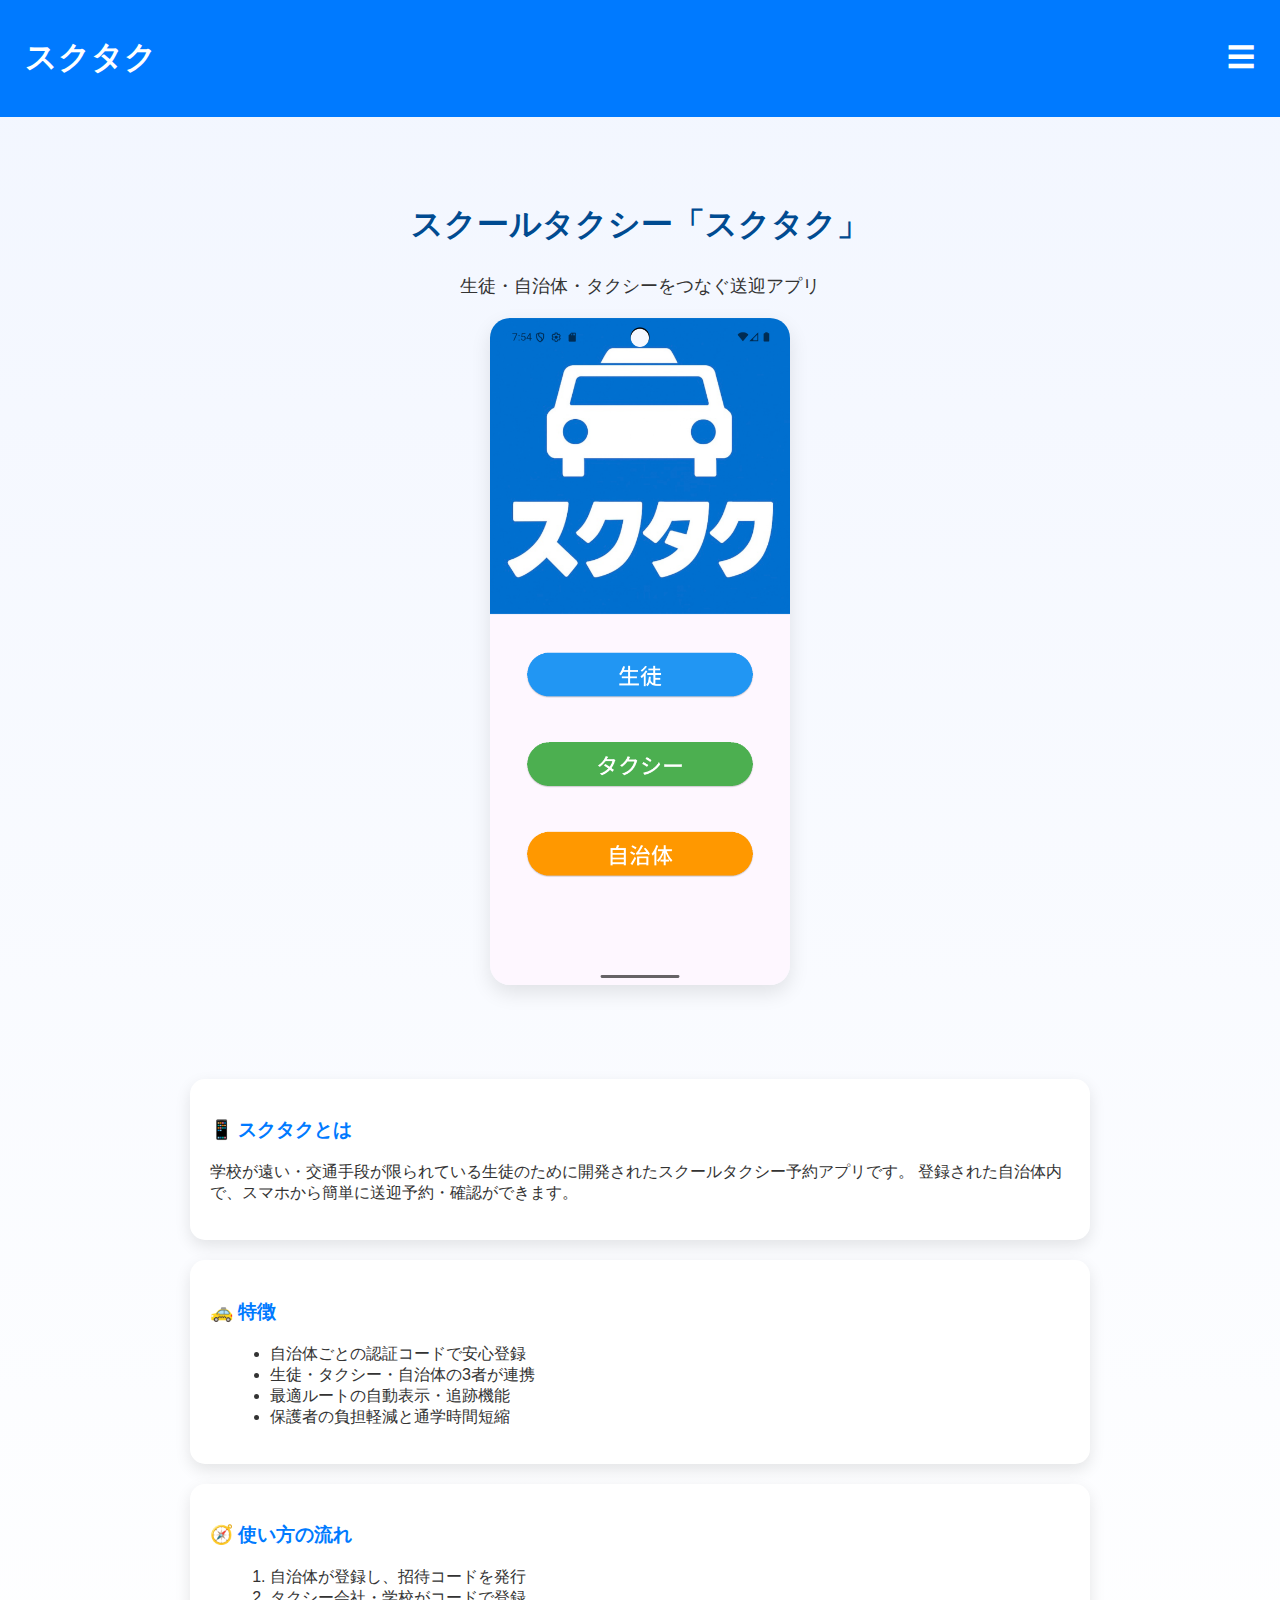
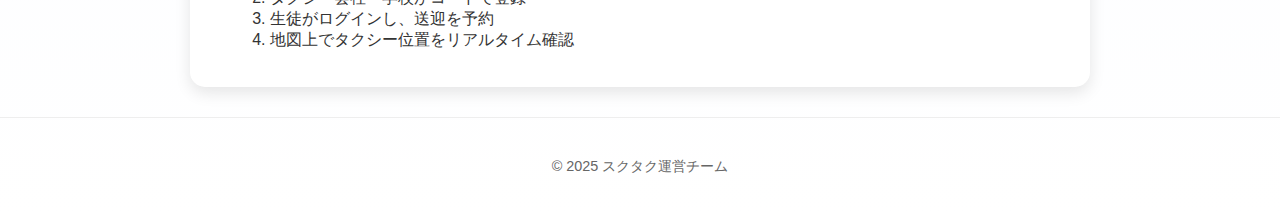
<file: index.html>
<!DOCTYPE html>
<html lang="ja">
<head>
  <meta charset="UTF-8" />
  <meta name="viewport" content="width=device-width, initial-scale=1.0" />
  <title>スクタク公式サイト</title>
  <link rel="stylesheet" href="style.css" />
</head>
<body>
  <header>
    <h1>スクタク</h1>
    <div id="menu-btn" class="menu-btn">☰</div>
    <nav id="menu" class="menu">
      <a href="admin.html">運営会社管理画面</a>
      <a href="web.html">Web版のご案内</a>
      <a href="member.html">チームメンバー</a>
    </nav>
  </header>

  <section class="hero">
    <h2>スクールタクシー「スクタク」</h2>
    <p>生徒・自治体・タクシーをつなぐ送迎アプリ</p>
    <img src="images/app-preview.png" alt="スクタクアプリ初期画面" class="app-preview" />
  </section>

  <section class="info">
    <div class="card">
      <h3>📱 スクタクとは</h3>
      <p>
        学校が遠い・交通手段が限られている生徒のために開発されたスクールタクシー予約アプリです。
        登録された自治体内で、スマホから簡単に送迎予約・確認ができます。
      </p>
    </div>

    <div class="card">
      <h3>🚕 特徴</h3>
      <ul>
        <li>自治体ごとの認証コードで安心登録</li>
        <li>生徒・タクシー・自治体の3者が連携</li>
        <li>最適ルートの自動表示・追跡機能</li>
        <li>保護者の負担軽減と通学時間短縮</li>
      </ul>
    </div>

    <div class="card">
      <h3>🧭 使い方の流れ</h3>
      <ol>
        <li>自治体が登録し、招待コードを発行</li>
        <li>タクシー会社・学校がコードで登録</li>
        <li>生徒がログインし、送迎を予約</li>
        <li>地図上でタクシー位置をリアルタイム確認</li>
      </ol>
    </div>
  </section>

  <footer>
    <p>© 2025 スクタク運営チーム</p>
  </footer>

  <script src="script.js"></script>
</body>
</html>
</file>
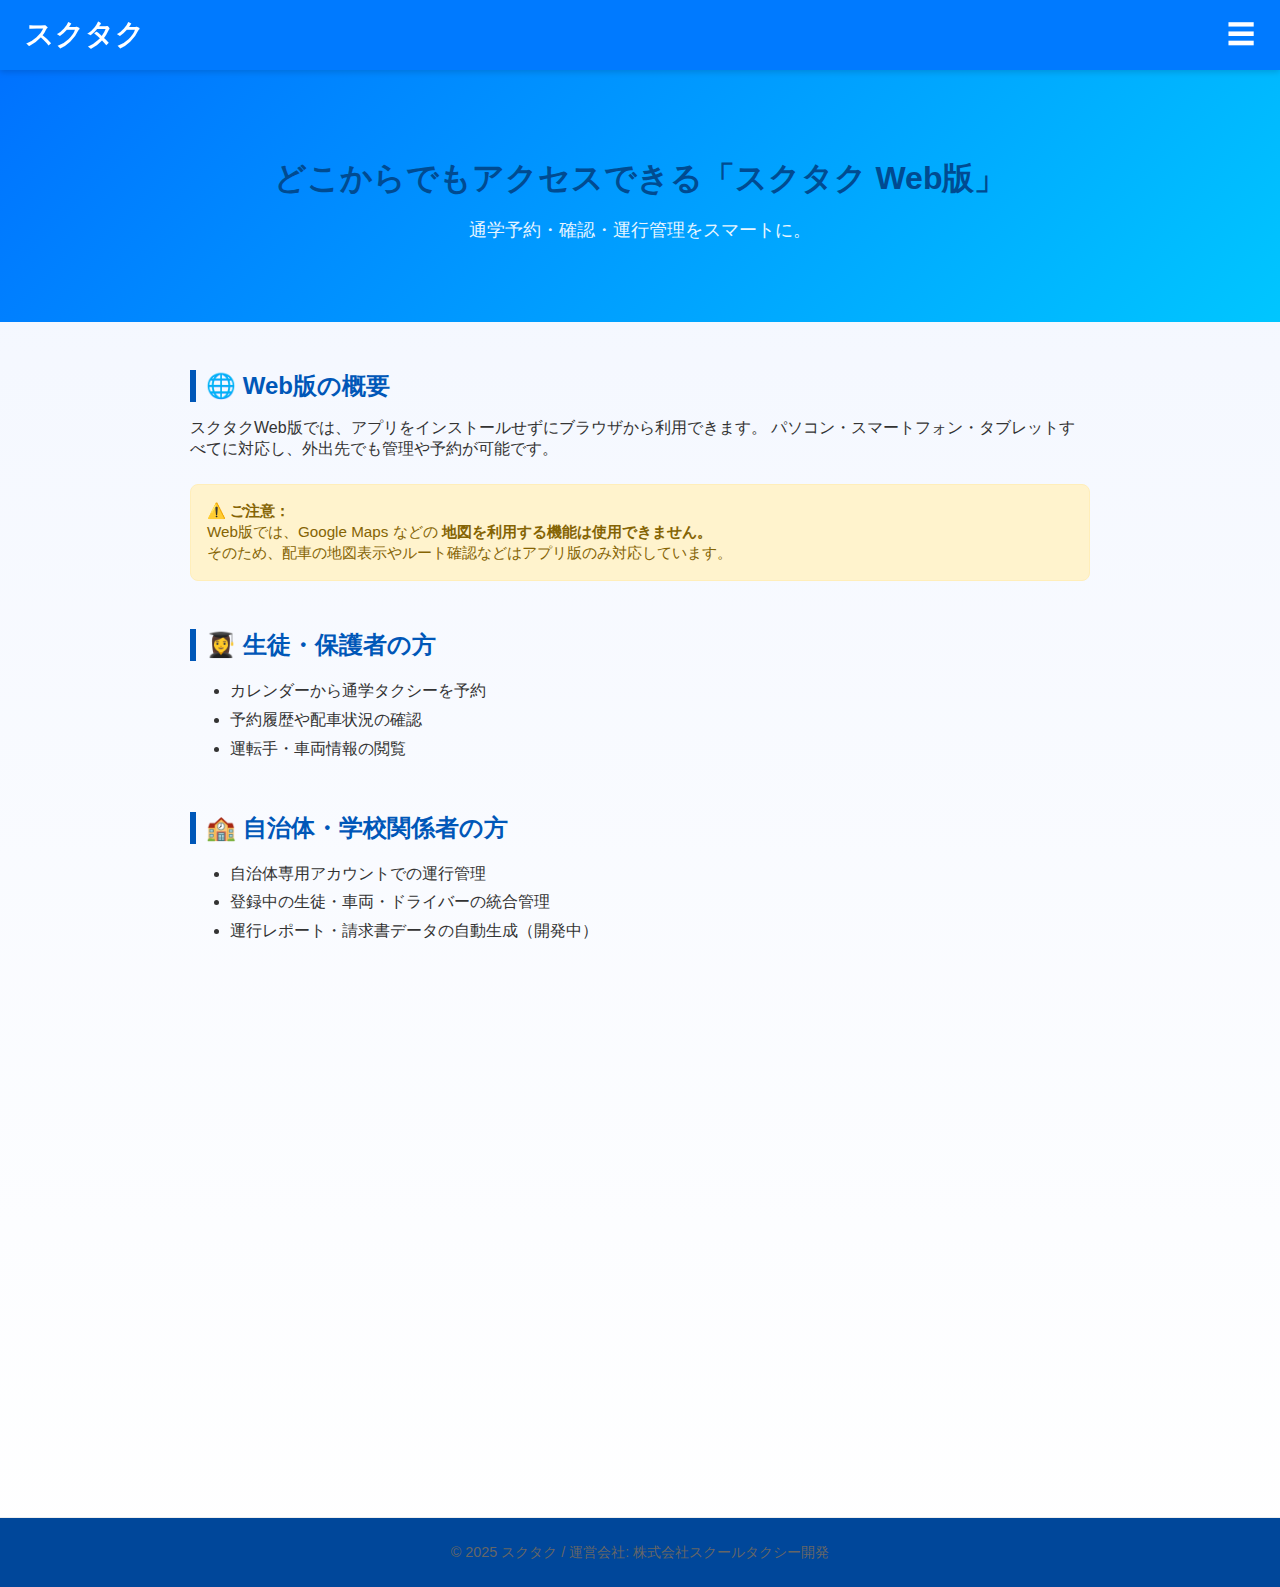
<file: web.html>
<!DOCTYPE html>
<html lang="ja">
<head>
  <meta charset="UTF-8">
  <meta name="viewport" content="width=device-width, initial-scale=1.0">
  <title>スクタク Web版のご案内</title>
  <style>
    body {
      margin: 0;
      font-family: "Helvetica Neue", Arial, sans-serif;
      background: #f8fafc;
      color: #333;
      overflow-x: hidden;
    }

    header {
      background: #0057b8;
      color: white;
      padding: 1.2rem 2rem;
      text-align: center;
      position: sticky;
      top: 0;
      z-index: 1000;
      box-shadow: 0 2px 6px rgba(0,0,0,0.15);
    }

    header h1 {
      margin: 0;
      font-size: 1.8rem;
    }

    .hero {
      text-align: center;
      padding: 4rem 1rem;
      background: linear-gradient(135deg, #0072ff, #00c6ff);
      color: white;
      animation: fadeIn 1s ease-out;
    }

    .hero h2 {
      font-size: 2.2rem;
      margin-bottom: 1rem;
    }

    .hero p {
      font-size: 1.1rem;
      opacity: 0.9;
    }

    section {
      max-width: 900px;
      margin: 3rem auto;
      padding: 0 1.5rem;
      opacity: 0;
      transform: translateY(50px);
      transition: all 0.8s ease-out;
    }

    section.show {
      opacity: 1;
      transform: translateY(0);
    }

    h3 {
      font-size: 1.5rem;
      color: #0057b8;
      border-left: 6px solid #0057b8;
      padding-left: 10px;
      margin-bottom: 1rem;
    }

    ul {
      line-height: 1.8;
    }

    .notice {
      background: #fff3cd;
      border: 1px solid #ffeeba;
      color: #856404;
      border-radius: 8px;
      padding: 1rem;
      margin-top: 1.5rem;
      font-size: 0.95rem;
    }

    .button-container {
      text-align: center;
      margin-top: 2rem;
    }

    .button-container a {
      display: inline-block;
      background: #0072ff;
      color: white;
      text-decoration: none;
      padding: 0.9rem 1.8rem;
      border-radius: 8px;
      font-size: 1.1rem;
      transition: background 0.3s, transform 0.2s;
    }

    .button-container a:hover {
      background: #0057b8;
      transform: scale(1.05);
    }

    footer {
      background: #00479a;
      color: white;
      text-align: center;
      padding: 1rem;
      margin-top: 4rem;
    }

    @keyframes fadeIn {
      from { opacity: 0; transform: translateY(30px); }
      to { opacity: 1; transform: translateY(0); }
    }
  </style>
  <link rel="stylesheet" href="style.css">
  
</head>
<body>

  <header>
    <h1>スクタク</h1>
    <div id="menu-btn" class="menu-btn">☰</div>
    <nav id="menu" class="menu">
      <a href="index.html">  ホーム</a>
      <a href="admin.html">運営会社管理画面</a>
      <a href="member.html">チームメンバー</a>
      
    </nav>
  </header>

  <div class="hero">
    <h2>どこからでもアクセスできる「スクタク Web版」</h2>
    <p>通学予約・確認・運行管理をスマートに。</p>
  </div>

  <section>
    <h3>🌐 Web版の概要</h3>
    <p>
      スクタクWeb版では、アプリをインストールせずにブラウザから利用できます。  
      パソコン・スマートフォン・タブレットすべてに対応し、外出先でも管理や予約が可能です。
    </p>

    <div class="notice">
      ⚠️ <strong>ご注意：</strong><br>
      Web版では、Google Maps などの <b>地図を利用する機能は使用できません。</b><br>
      そのため、配車の地図表示やルート確認などはアプリ版のみ対応しています。
    </div>
  </section>

  <section>
    <h3>👩‍🎓 生徒・保護者の方</h3>
    <ul>
      <li>カレンダーから通学タクシーを予約</li>
      <li>予約履歴や配車状況の確認</li>
      <li>運転手・車両情報の閲覧</li>
    </ul>
  </section>

  <section>
    <h3>🏫 自治体・学校関係者の方</h3>
    <ul>
      <li>自治体専用アカウントでの運行管理</li>
      <li>登録中の生徒・車両・ドライバーの統合管理</li>
      <li>運行レポート・請求書データの自動生成（開発中）</li>
    </ul>
  </section>

  <section>
    <h3>🚕 タクシー運転手・事業者の方</h3>
    <ul>
      <li>当日予約・スケジュールの確認</li>
      <li>生徒の乗車・降車記録を簡単登録</li>
      <li>自治体との連携運行管理</li>
    </ul>
  </section>

  <section>
    <h3>✨ Web版でできることまとめ</h3>
    <ul>
      <li>マルチデバイス対応（PC・スマホ・タブレット）</li>
      <li>自治体コードによる安全なアクセス管理</li>
      <li>リアルタイム予約反映</li>
      <li>地図機能を除く基本操作をすべてブラウザで利用可能</li>
      <li>将来的には決済・統計レポート機能も追加予定</li>
    </ul>

    <div class="button-container">
      <a href="https://school-taxi-web.pages.dev" target="_blank">➡ Web版を開く</a>
    </div>
  </section>

  <footer>
    © 2025 スクタク / 運営会社: 株式会社スクールタクシー開発
  </footer>

  <script>
    // スクロールアニメーション
    const sections = document.querySelectorAll("section");
    const observer = new IntersectionObserver(entries => {
      entries.forEach(entry => {
        if (entry.isIntersecting) entry.target.classList.add("show");
      });
    }, { threshold: 0.2 });

    sections.forEach(section => observer.observe(section));
  </script>
  <script src="script.js"></script>

</body>
</html>
</file>
<file: style.css>
body {
  margin: 0;
  font-family: "Noto Sans JP", sans-serif;
  background: linear-gradient(180deg, #f2f6ff 0%, #ffffff 100%);
  color: #333;
}

/* ヘッダー */
header {
  display: flex;
  justify-content: space-between;
  align-items: center;
  background: #007aff;
  color: white;
  padding: 15px 25px;
  position: sticky;
  top: 0;
  z-index: 100;
}

.menu-btn {
  font-size: 28px;
  cursor: pointer;
  transition: transform 0.2s;
}
.menu-btn:hover {
  transform: scale(1.1);
}

/* メニュー */
.menu {
  display: none;
  flex-direction: column;
  position: absolute;
  right: 20px;
  top: 70px;
  background: white;
  border-radius: 10px;
  box-shadow: 0 4px 12px rgba(0,0,0,0.2);
}
.menu a {
  padding: 10px 20px;
  color: #007aff;
  text-decoration: none;
  font-weight: bold;
}
.menu a:hover {
  background: #f2f2f2;
}

/* ヒーローセクション */
.hero {
  text-align: center;
  padding: 60px 20px;
}
.hero h2 {
  font-size: 2em;
  color: #004b91;
}
.hero p {
  font-size: 1.1em;
  margin-bottom: 20px;
}
.app-preview {
  max-width: 300px;
  width: 90%;
  border-radius: 20px;
  box-shadow: 0 8px 20px rgba(0,0,0,0.1);
  animation: fadeIn 1.2s ease;
}

/* カードデザイン */
.info {
  display: grid;
  gap: 20px;
  padding: 30px;
  max-width: 900px;
  margin: 0 auto;
}
.card {
  background: white;
  border-radius: 15px;
  padding: 20px;
  box-shadow: 0 6px 16px rgba(0,0,0,0.1);
  transition: transform 0.3s, box-shadow 0.3s;
}
.card:hover {
  transform: translateY(-4px);
  box-shadow: 0 8px 20px rgba(0,0,0,0.15);
}
.card h3 {
  color: #007aff;
}
.card ul, .card ol {
  margin-left: 20px;
}

/* フッター */
footer {
  text-align: center;
  padding: 25px;
  font-size: 0.9em;
  color: #666;
  border-top: 1px solid #eee;
}

/* アニメーション */
@keyframes fadeIn {
  from { opacity: 0; transform: translateY(20px); }
  to { opacity: 1; transform: translateY(0); }
}
</file>
